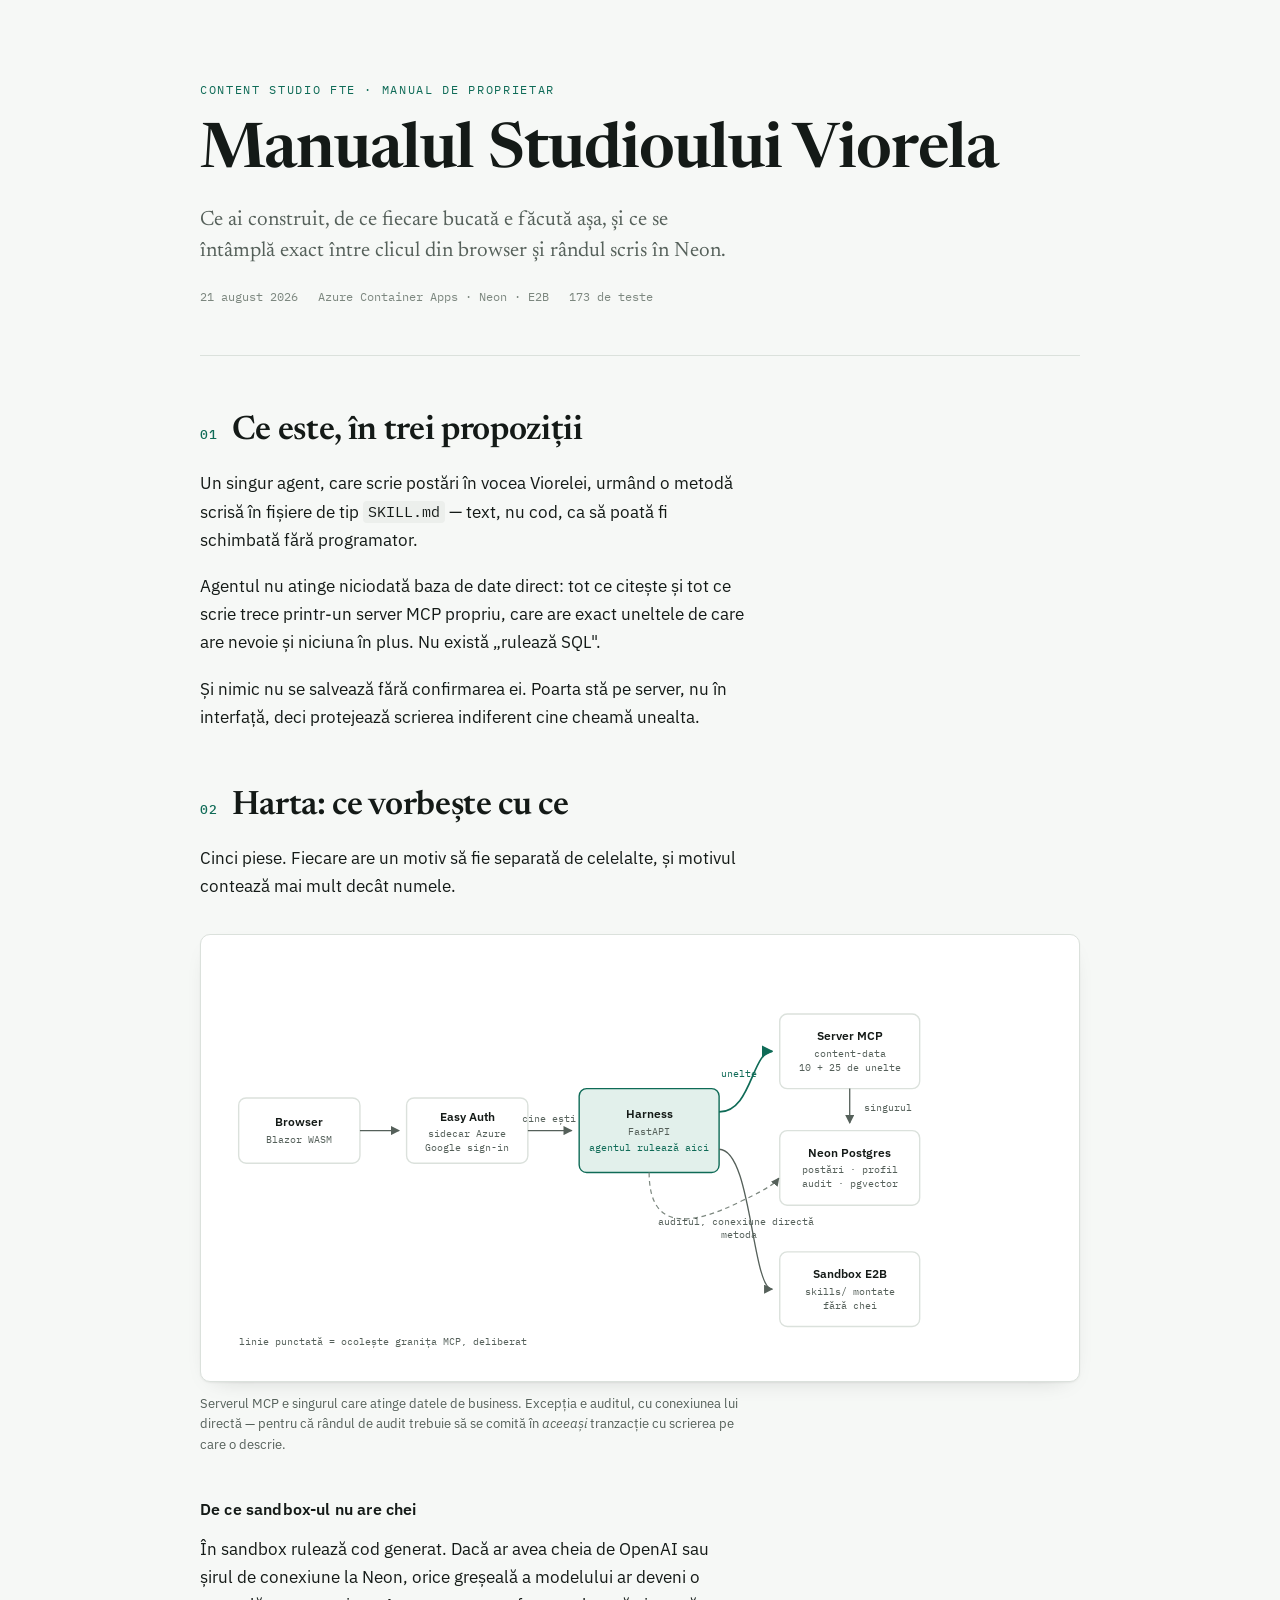
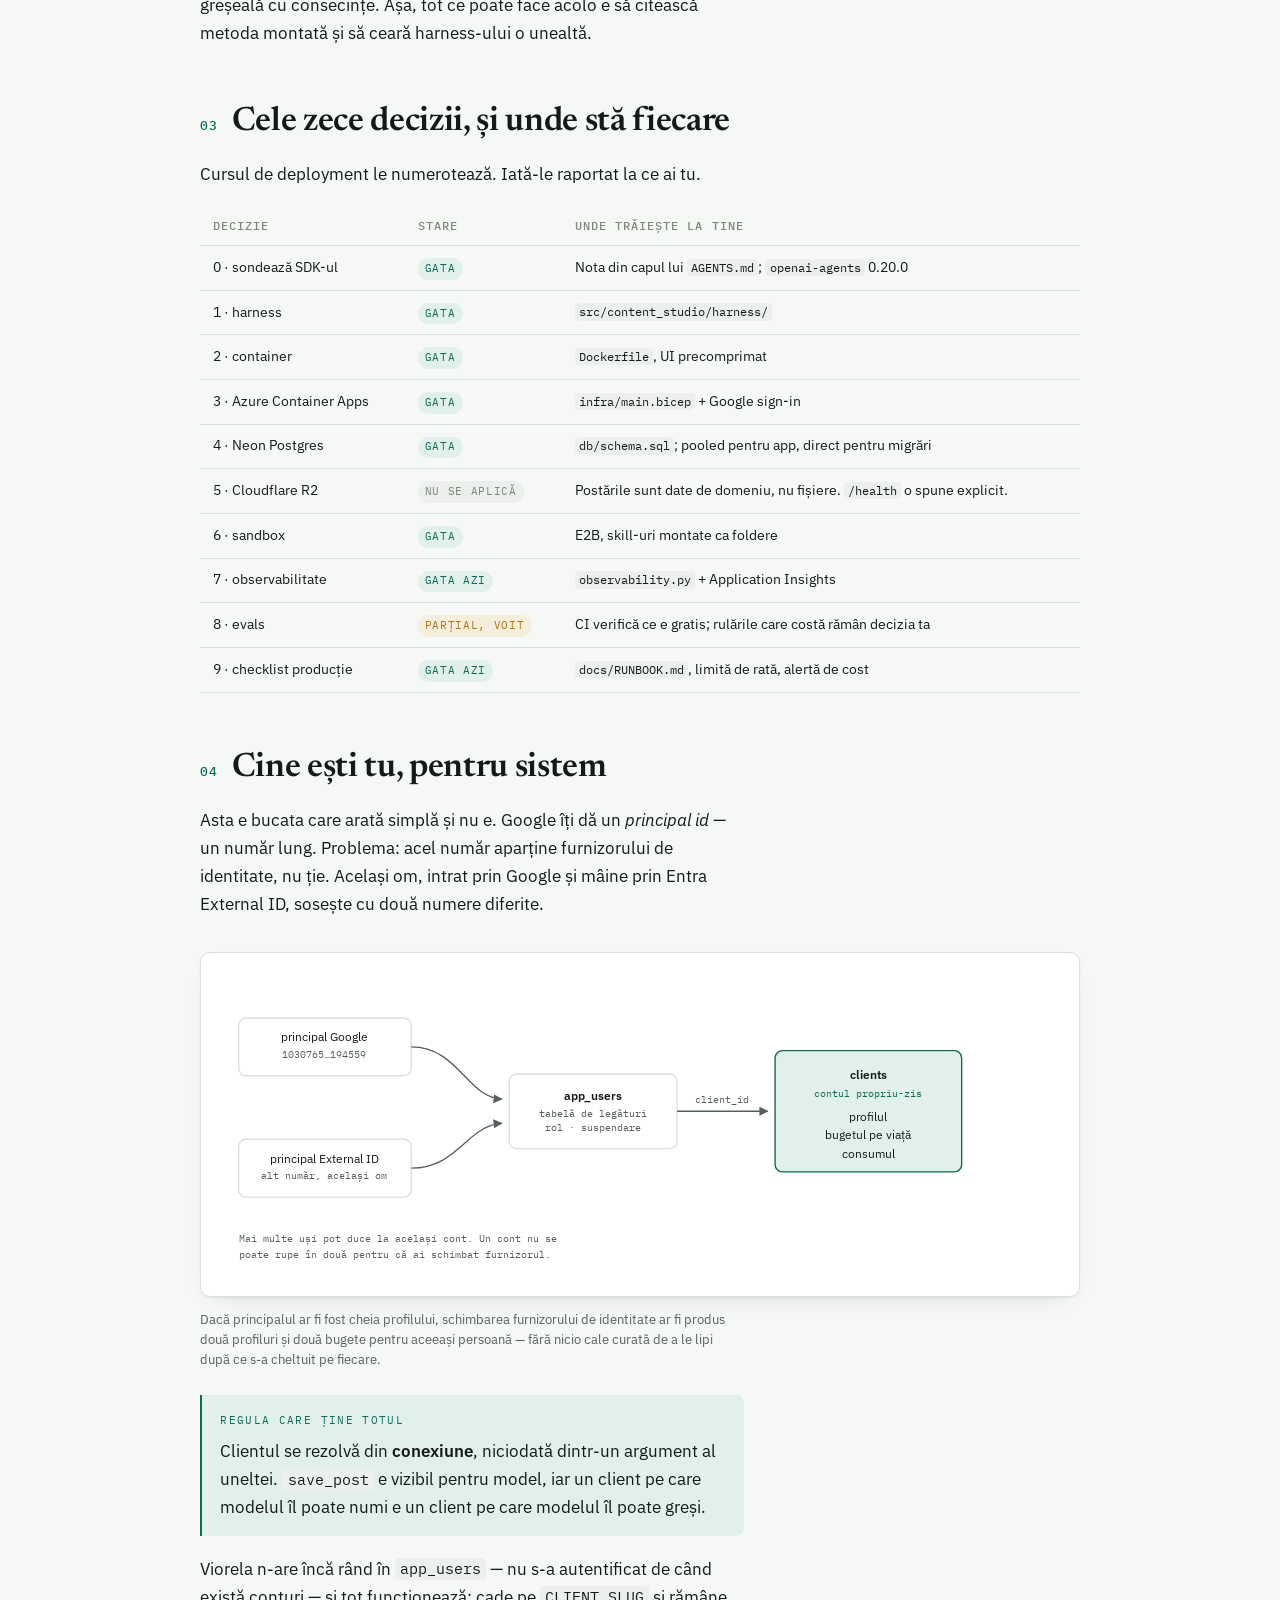
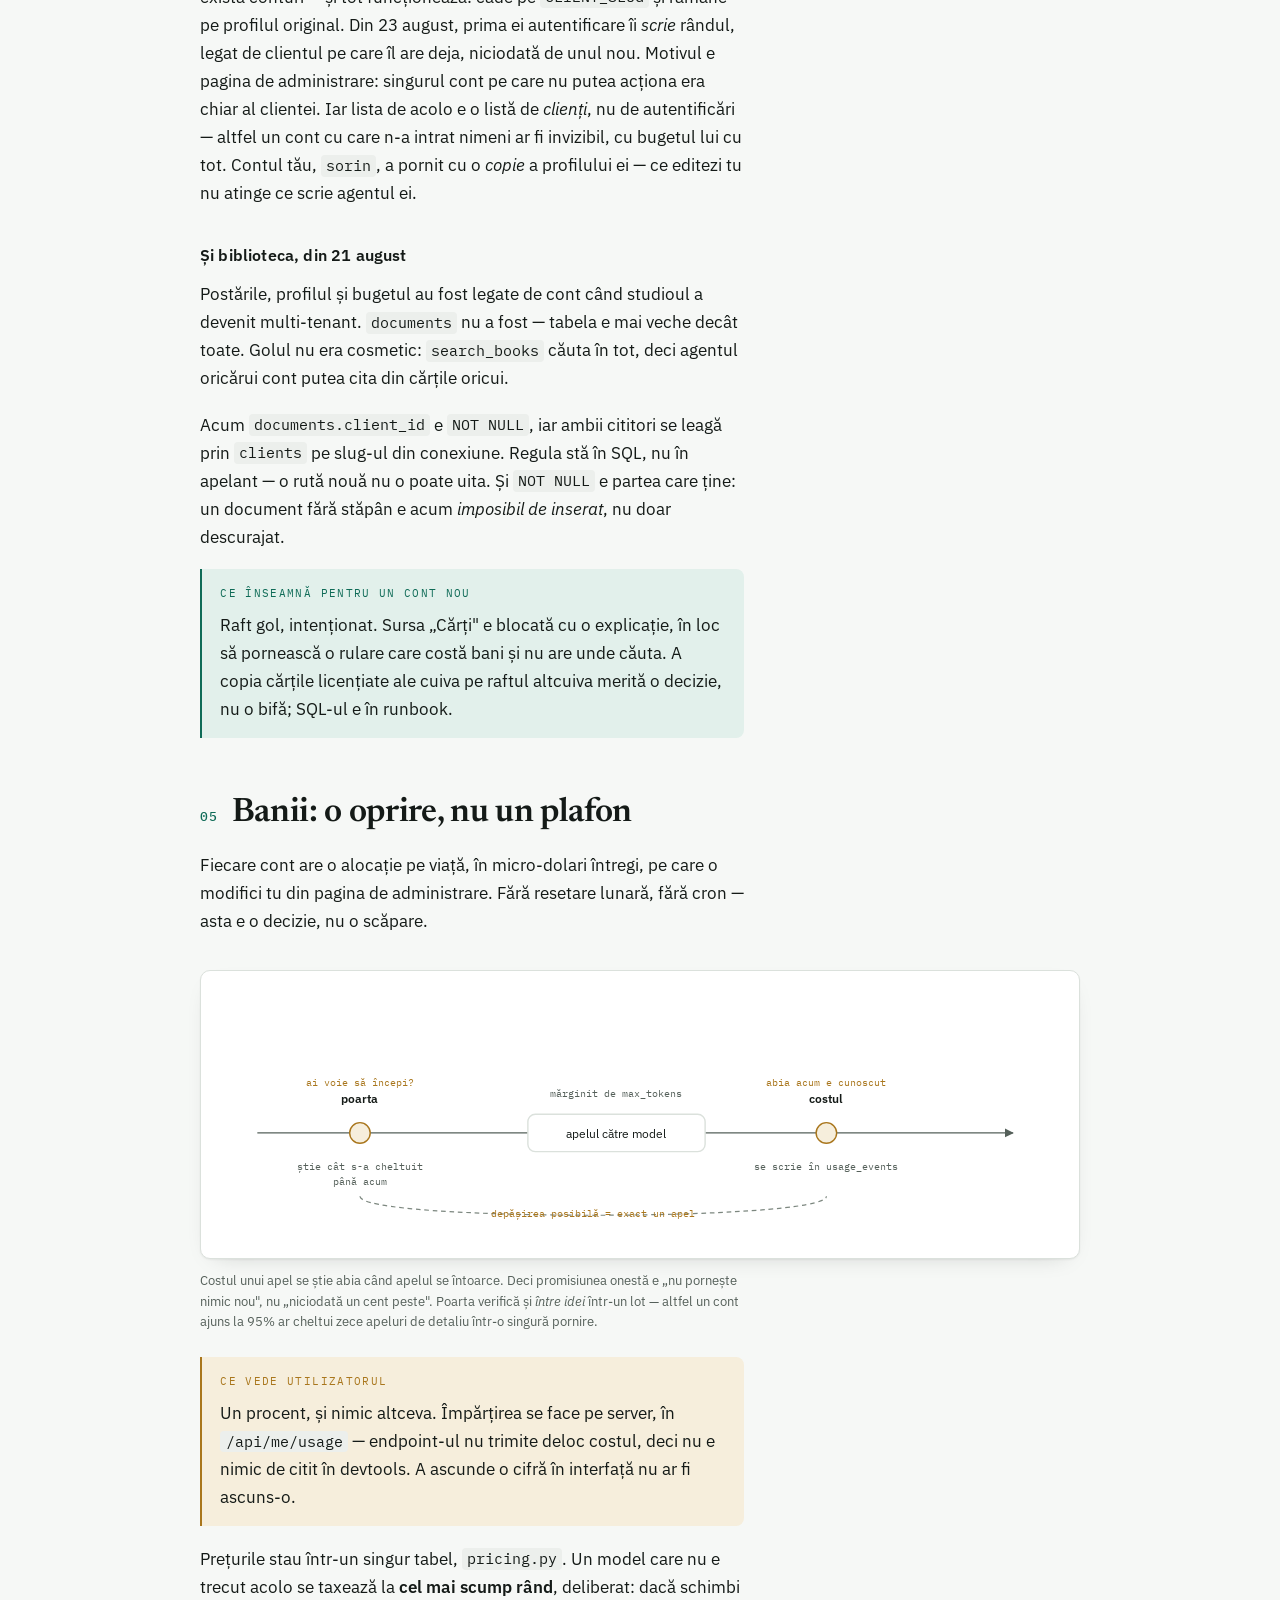
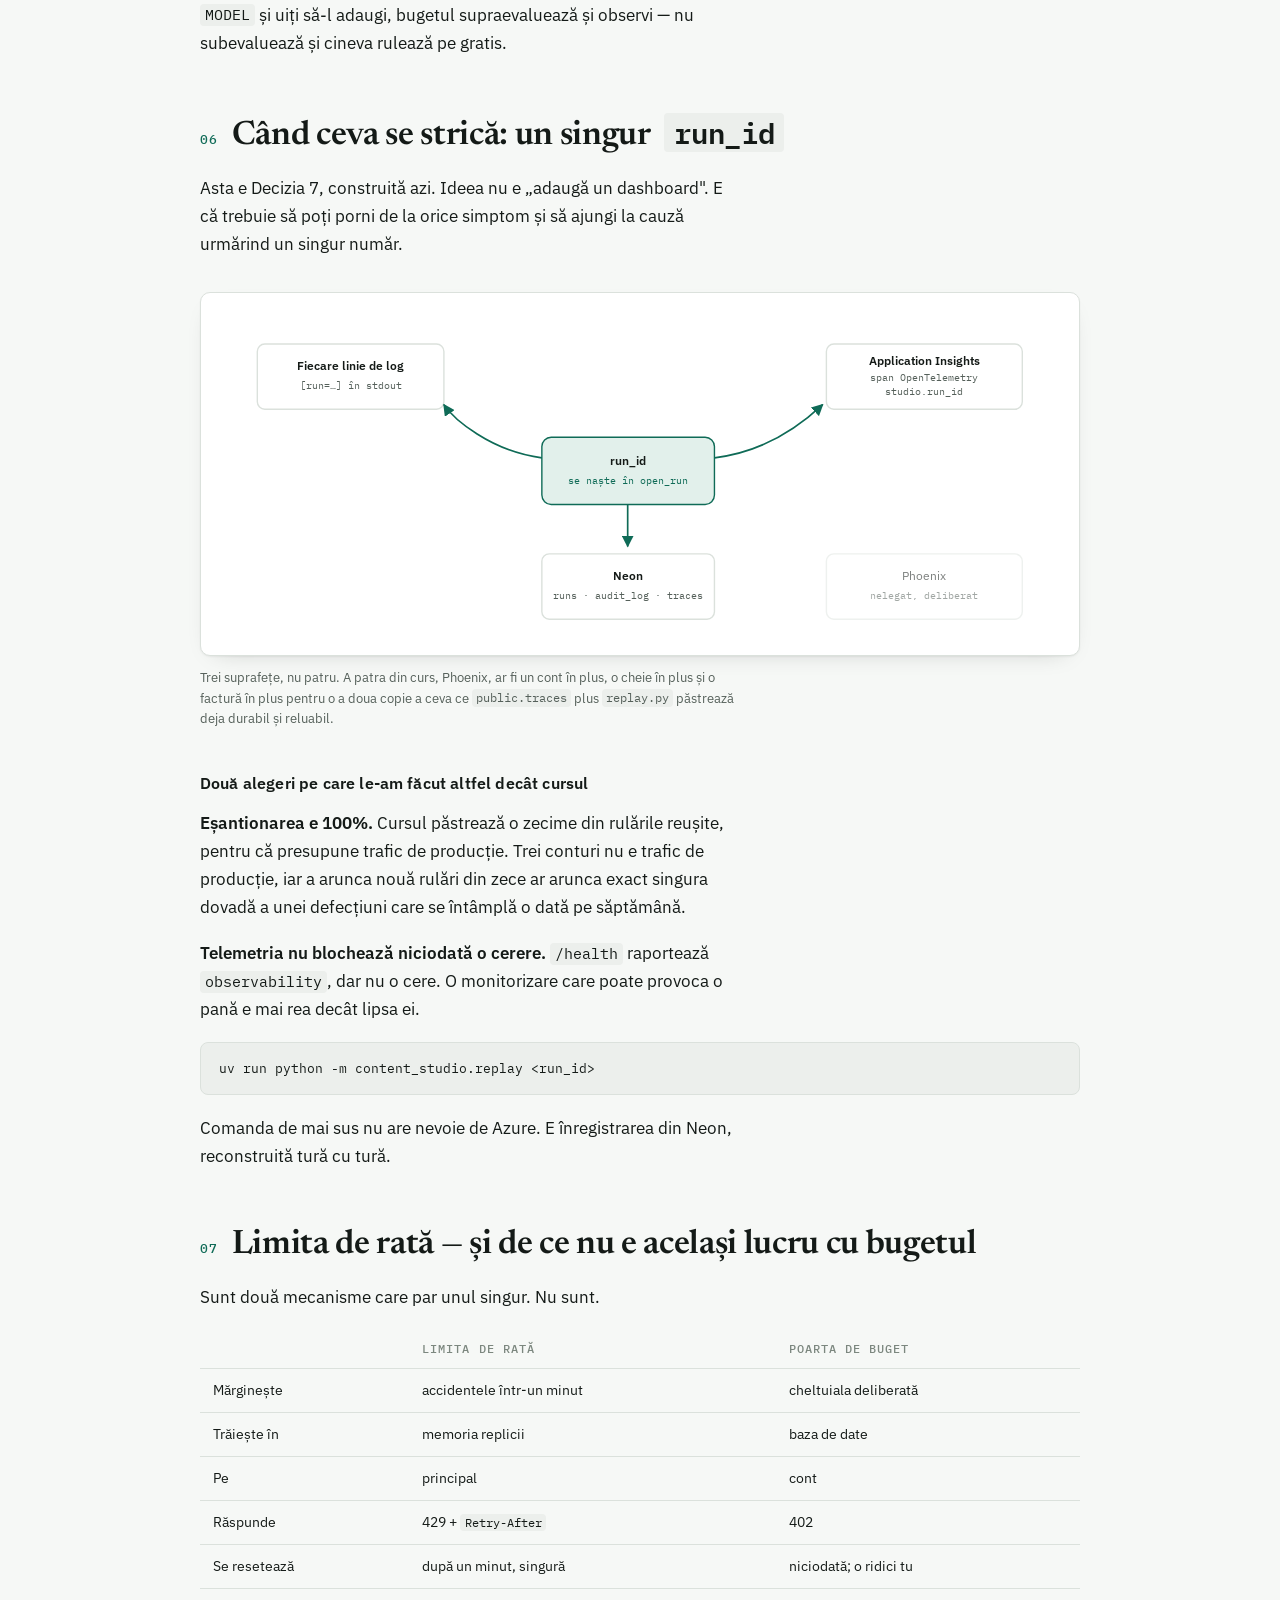
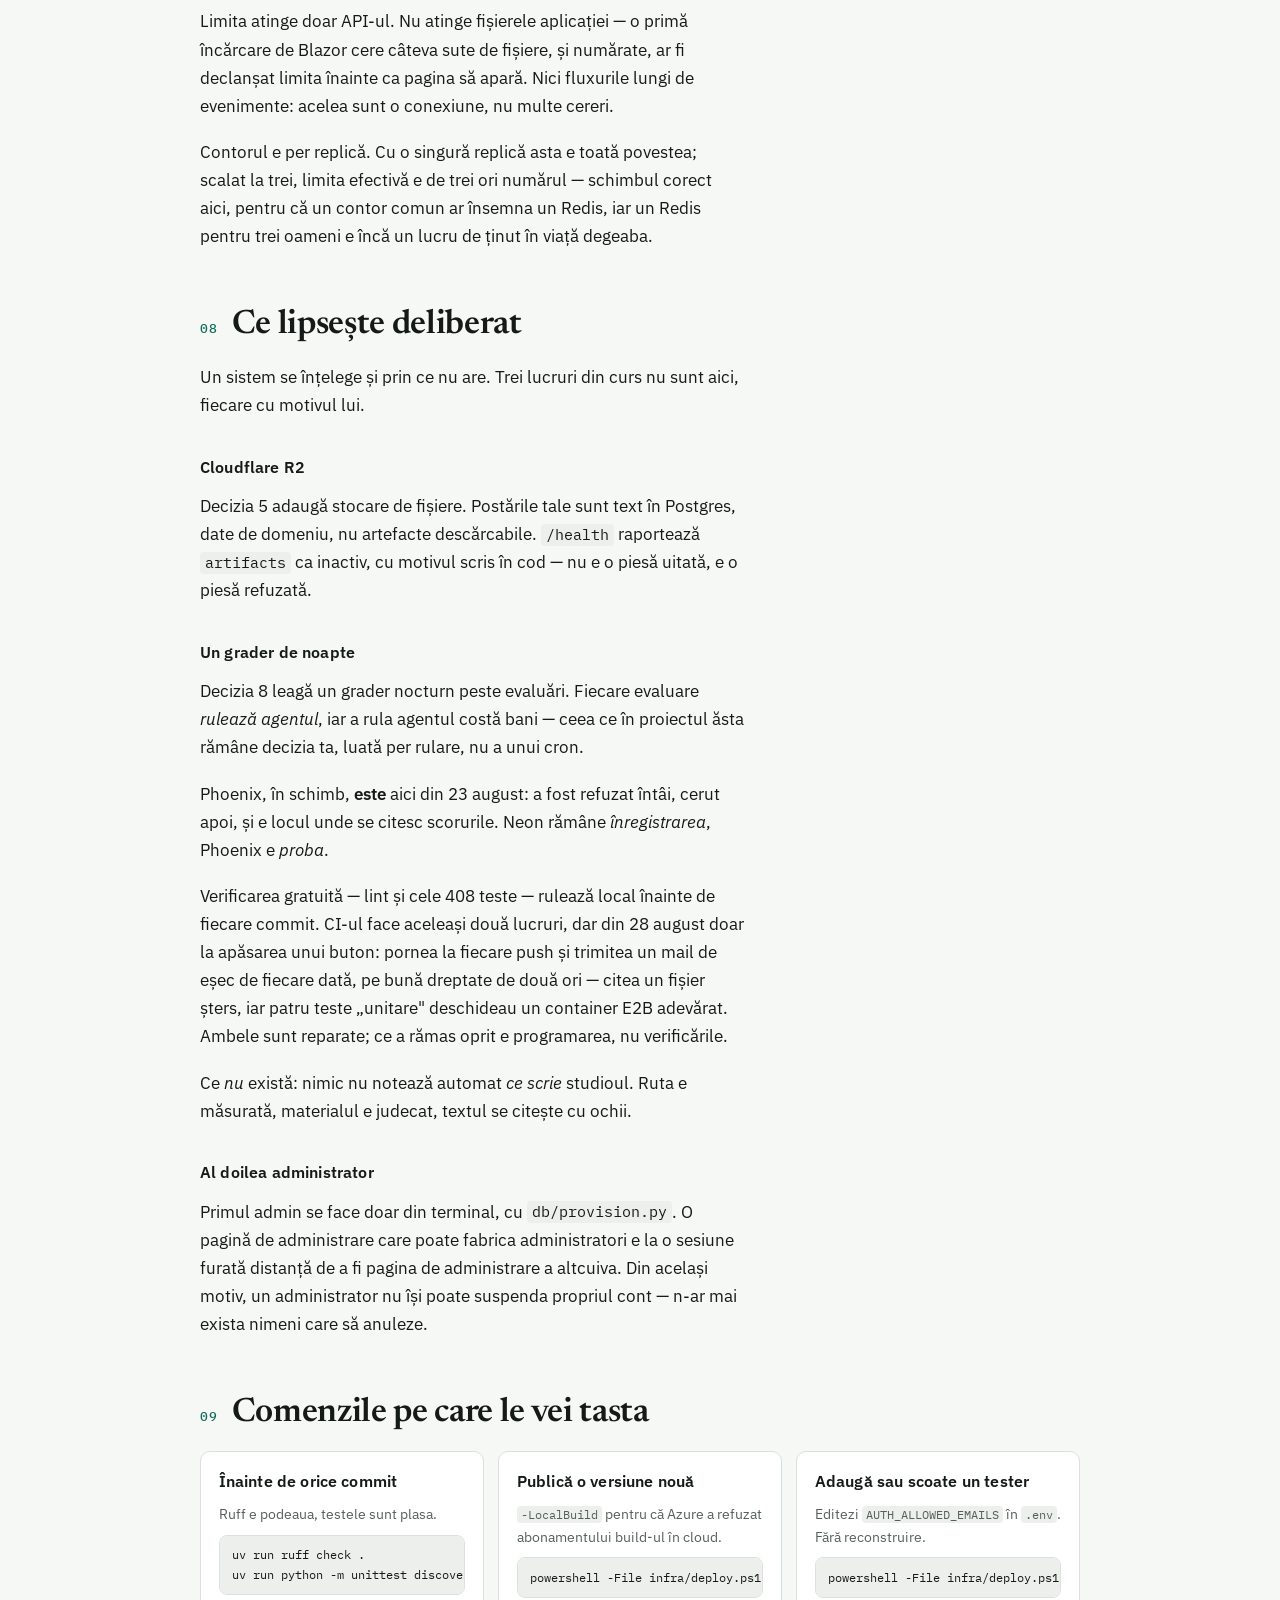
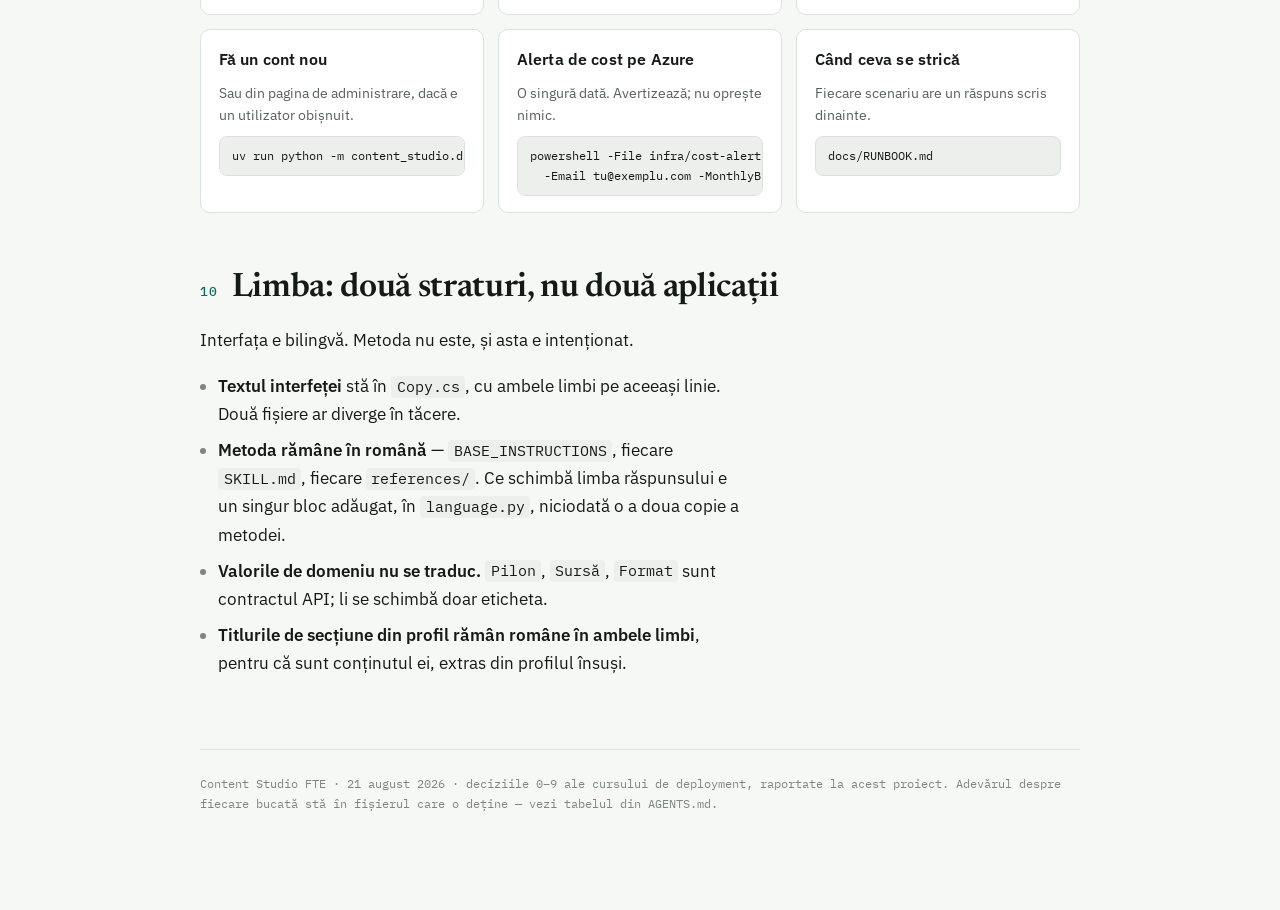
<file: docs/manual.html>
<!doctype html>
<html lang="ro">
<head>
<meta charset="utf-8">
<meta name="viewport" content="width=device-width, initial-scale=1">
<title>Manualul Studioului Viorela</title>
<link rel="preconnect" href="https://fonts.googleapis.com">
<link rel="preconnect" href="https://fonts.gstatic.com" crossorigin>
<link rel="stylesheet" href="https://fonts.googleapis.com/css2?family=Newsreader:ital,opsz,wght@0,6..72,400;0,6..72,600;1,6..72,400&family=IBM+Plex+Sans:wght@400;500;600&family=IBM+Plex+Mono:wght@400;500&display=swap">

<style>
:root {
    --ground:      #F6F8F6;
    --surface:     #FFFFFF;
    --sunken:      #ECEFEC;
    --ink:         #141A17;
    --ink-muted:   #55605A;
    --ink-faint:   #7C877F;
    --rule:        #DBE1DC;
    --accent:      #0F6B57;
    --accent-soft: #E2F0EB;
    --money:       #A9761C;
    --money-soft:  #F6EEDC;
    --danger:      #A6402C;
    --shadow:      0 1px 2px rgba(20, 26, 23, .05), 0 8px 24px -16px rgba(20, 26, 23, .28);

    --display: "Newsreader", Georgia, "Times New Roman", serif;
    --body: "IBM Plex Sans", system-ui, -apple-system, "Segoe UI", sans-serif;
    --mono: "IBM Plex Mono", ui-monospace, "Cascadia Mono", Consolas, monospace;

    --measure: 34rem;
    --wide: 58rem;
}

@media (prefers-color-scheme: dark) {
    :root:not([data-theme="light"]) {
        --ground:      #0D1210;
        --surface:     #151B18;
        --sunken:      #1D2521;
        --ink:         #E7EDE9;
        --ink-muted:   #A0AEA6;
        --ink-faint:   #77857D;
        --rule:        #2A332E;
        --accent:      #56C4A6;
        --accent-soft: #16302A;
        --money:       #DFB264;
        --money-soft:  #2C2617;
        --danger:      #E28A74;
        --shadow:      0 1px 2px rgba(0, 0, 0, .4), 0 8px 24px -16px rgba(0, 0, 0, .8);
    }
}

:root[data-theme="dark"] {
    --ground:      #0D1210;
    --surface:     #151B18;
    --sunken:      #1D2521;
    --ink:         #E7EDE9;
    --ink-muted:   #A0AEA6;
    --ink-faint:   #77857D;
    --rule:        #2A332E;
    --accent:      #56C4A6;
    --accent-soft: #16302A;
    --money:       #DFB264;
    --money-soft:  #2C2617;
    --danger:      #E28A74;
    --shadow:      0 1px 2px rgba(0, 0, 0, .4), 0 8px 24px -16px rgba(0, 0, 0, .8);
}

* { box-sizing: border-box; }

body {
    margin: 0;
    background: var(--ground);
    color: var(--ink);
    font-family: var(--body);
    font-size: 17px;
    line-height: 1.65;
    -webkit-font-smoothing: antialiased;
}

.wrap {
    max-width: var(--wide);
    margin: 0 auto;
    padding: 0 1.5rem 6rem;
}

/* ---- masthead ---------------------------------------------------------- */

.masthead {
    padding: 5rem 0 3rem;
    border-bottom: 1px solid var(--rule);
    display: flex;
    flex-direction: column;
    gap: 1.25rem;
}

.kicker {
    font-family: var(--mono);
    font-size: .74rem;
    letter-spacing: .14em;
    text-transform: uppercase;
    color: var(--accent);
}

h1 {
    font-family: var(--display);
    font-weight: 600;
    font-size: clamp(2.4rem, 6vw, 3.9rem);
    line-height: 1.05;
    letter-spacing: -.015em;
    margin: 0;
    text-wrap: balance;
}

.standfirst {
    font-family: var(--display);
    font-size: clamp(1.1rem, 2.2vw, 1.3rem);
    line-height: 1.5;
    color: var(--ink-muted);
    max-width: var(--measure);
    margin: 0;
}

.meta {
    font-family: var(--mono);
    font-size: .76rem;
    color: var(--ink-faint);
    display: flex;
    flex-wrap: wrap;
    gap: 1.25rem;
}

/* ---- chapters ---------------------------------------------------------- */

section {
    padding-top: 3.5rem;
    display: flex;
    flex-direction: column;
    gap: 1.15rem;
}

h2 {
    font-family: var(--display);
    font-weight: 600;
    font-size: clamp(1.55rem, 3.4vw, 2.1rem);
    line-height: 1.15;
    letter-spacing: -.01em;
    margin: 0;
    text-wrap: balance;
    display: flex;
    align-items: baseline;
    gap: .85rem;
}

/* The chapters do build on one another, so the number carries order, not
   decoration. */
h2 .n {
    font-family: var(--mono);
    font-size: .8rem;
    font-weight: 500;
    color: var(--accent);
    letter-spacing: .08em;
    flex: none;
}

h3 {
    font-family: var(--body);
    font-weight: 600;
    font-size: 1rem;
    letter-spacing: .01em;
    margin: 1rem 0 -.4rem;
}

p, ul, ol { margin: 0; max-width: var(--measure); }
ul, ol { padding-left: 1.15rem; display: flex; flex-direction: column; gap: .5rem; }
li::marker { color: var(--ink-faint); }

a { color: var(--accent); text-underline-offset: .18em; }

strong { font-weight: 600; }

code {
    font-family: var(--mono);
    font-size: .86em;
    background: var(--sunken);
    padding: .1em .35em;
    border-radius: 4px;
}

pre {
    font-family: var(--mono);
    font-size: .82rem;
    line-height: 1.6;
    background: var(--sunken);
    border: 1px solid var(--rule);
    border-radius: 8px;
    padding: .95rem 1.1rem;
    overflow-x: auto;
    margin: 0;
    max-width: var(--wide);
}
pre code { background: none; padding: 0; font-size: 1em; }

/* ---- the one flourish: a pull note ------------------------------------- */

.note {
    border-left: 2px solid var(--accent);
    background: var(--accent-soft);
    padding: .95rem 1.15rem;
    border-radius: 0 8px 8px 0;
    max-width: var(--measure);
    display: flex;
    flex-direction: column;
    gap: .5rem;
}
.note p { max-width: none; }
.note .label {
    font-family: var(--mono);
    font-size: .7rem;
    letter-spacing: .12em;
    text-transform: uppercase;
    color: var(--accent);
}

.note.money { border-left-color: var(--money); background: var(--money-soft); }
.note.money .label { color: var(--money); }

/* ---- tables ------------------------------------------------------------ */

.table-scroll { overflow-x: auto; max-width: var(--wide); }

table {
    border-collapse: collapse;
    width: 100%;
    min-width: 34rem;
    font-size: .88rem;
}

th, td {
    text-align: left;
    padding: .62rem .8rem;
    border-bottom: 1px solid var(--rule);
    vertical-align: top;
}

th {
    font-family: var(--mono);
    font-weight: 500;
    font-size: .72rem;
    letter-spacing: .09em;
    text-transform: uppercase;
    color: var(--ink-faint);
}

td.num { font-variant-numeric: tabular-nums; }

.pill {
    display: inline-block;
    font-family: var(--mono);
    font-size: .68rem;
    letter-spacing: .06em;
    text-transform: uppercase;
    padding: .12rem .45rem;
    border-radius: 999px;
    white-space: nowrap;
}
.pill.done { background: var(--accent-soft); color: var(--accent); }
.pill.part { background: var(--money-soft); color: var(--money); }
.pill.skip { background: var(--sunken); color: var(--ink-faint); }

/* ---- figures ----------------------------------------------------------- */

figure {
    margin: 1rem 0 .5rem;
    max-width: var(--wide);
    display: flex;
    flex-direction: column;
    gap: .7rem;
}

.figure-frame {
    background: var(--surface);
    border: 1px solid var(--rule);
    border-radius: 10px;
    padding: 1.4rem 1.2rem;
    box-shadow: var(--shadow);
    overflow-x: auto;
}

svg.diagram {
    display: block;
    width: 100%;
    min-width: 30rem;
    height: auto;
    color: var(--ink);
}

figcaption {
    font-size: .84rem;
    line-height: 1.5;
    color: var(--ink-muted);
    max-width: var(--measure);
}

/* SVG paints through classes, never through `fill="var(--x)"` - a custom
   property in a presentation attribute does not resolve. */
.d-box   { fill: var(--surface); stroke: var(--rule); stroke-width: 1.5; }
.d-box-a { fill: var(--accent-soft); stroke: var(--accent); stroke-width: 1.5; }
.d-box-m { fill: var(--money-soft); stroke: var(--money); stroke-width: 1.5; }
.d-line  { stroke: var(--ink-muted); stroke-width: 1.4; fill: none; }
.d-line-a{ stroke: var(--accent); stroke-width: 1.8; fill: none; }
.d-line-d{ stroke: var(--ink-faint); stroke-width: 1.3; fill: none; stroke-dasharray: 5 4; }
.d-head  { fill: var(--ink-muted); }
.d-head-a{ fill: var(--accent); }
.d-t     { fill: var(--ink); font-family: "IBM Plex Sans", sans-serif; font-size: 13px; }
.d-t-b   { fill: var(--ink); font-family: "IBM Plex Sans", sans-serif; font-size: 13px; font-weight: 600; }
.d-t-s   { fill: var(--ink-muted); font-family: "IBM Plex Mono", monospace; font-size: 10.5px; }
.d-t-a   { fill: var(--accent); font-family: "IBM Plex Mono", monospace; font-size: 10.5px; }
.d-t-m   { fill: var(--money); font-family: "IBM Plex Mono", monospace; font-size: 10.5px; }

/* ---- command card ------------------------------------------------------ */

.cards {
    display: grid;
    grid-template-columns: repeat(auto-fit, minmax(17rem, 1fr));
    gap: .9rem;
    max-width: var(--wide);
}

.card {
    background: var(--surface);
    border: 1px solid var(--rule);
    border-radius: 10px;
    padding: 1rem 1.1rem;
    display: flex;
    flex-direction: column;
    gap: .55rem;
}
.card h3 { margin: 0; }
.card p { font-size: .86rem; color: var(--ink-muted); max-width: none; }
.card pre { font-size: .76rem; padding: .6rem .75rem; }

footer {
    margin-top: 4.5rem;
    padding-top: 1.5rem;
    border-top: 1px solid var(--rule);
    font-family: var(--mono);
    font-size: .76rem;
    color: var(--ink-faint);
    max-width: var(--wide);
}

@media (prefers-reduced-motion: no-preference) {
    html { scroll-behavior: smooth; }
}

:focus-visible {
    outline: 2px solid var(--accent);
    outline-offset: 3px;
    border-radius: 3px;
}
</style>
</head>
<body>

<div class="wrap">

<header class="masthead">
    <span class="kicker">Content Studio FTE · manual de proprietar</span>
    <h1>Manualul Studioului Viorela</h1>
    <p class="standfirst">Ce ai construit, de ce fiecare bucată e făcută așa, și ce se întâmplă
    exact între clicul din browser și rândul scris în Neon.</p>
    <div class="meta">
        <span>21 august 2026</span>
        <span>Azure Container Apps · Neon · E2B</span>
        <span>173 de teste</span>
    </div>
</header>

<section id="ce-este">
    <h2><span class="n">01</span> Ce este, în trei propoziții</h2>
    <p>Un singur agent, care scrie postări în vocea Viorelei, urmând o metodă
    scrisă în fișiere de tip <code>SKILL.md</code> — text, nu cod, ca să poată fi
    schimbată fără programator.</p>
    <p>Agentul nu atinge niciodată baza de date direct: tot ce citește și tot ce
    scrie trece printr-un server MCP propriu, care are exact uneltele de care are
    nevoie și niciuna în plus. Nu există „rulează SQL".</p>
    <p>Și nimic nu se salvează fără confirmarea ei. Poarta stă pe server, nu în
    interfață, deci protejează scrierea indiferent cine cheamă unealta.</p>
</section>

<section id="harta">
    <h2><span class="n">02</span> Harta: ce vorbește cu ce</h2>
    <p>Cinci piese. Fiecare are un motiv să fie separată de celelalte, și motivul
    contează mai mult decât numele.</p>

    <figure>
        <div class="figure-frame">
            <svg class="diagram" viewBox="0 0 900 430" role="img"
                 aria-label="Browserul trece prin Easy Auth către harness; harness-ul cheamă serverul MCP care este singurul care atinge Neon, și pornește separat un sandbox E2B în care sunt montate skill-urile.">
                <defs>
                    <marker id="ar" viewBox="0 0 10 10" refX="9" refY="5"
                            markerWidth="7" markerHeight="7" orient="auto-start-reverse">
                        <path d="M 0 0 L 10 5 L 0 10 z" class="d-head"/>
                    </marker>
                    <marker id="ara" viewBox="0 0 10 10" refX="9" refY="5"
                            markerWidth="7" markerHeight="7" orient="auto-start-reverse">
                        <path d="M 0 0 L 10 5 L 0 10 z" class="d-head-a"/>
                    </marker>
                </defs>

                <!-- browser -->
                <rect class="d-box" x="20" y="150" width="130" height="70" rx="8"/>
                <text class="d-t-b" x="85" y="180" text-anchor="middle">Browser</text>
                <text class="d-t-s" x="85" y="198" text-anchor="middle">Blazor WASM</text>

                <!-- easy auth -->
                <rect class="d-box" x="200" y="150" width="130" height="70" rx="8"/>
                <text class="d-t-b" x="265" y="175" text-anchor="middle">Easy Auth</text>
                <text class="d-t-s" x="265" y="192" text-anchor="middle">sidecar Azure</text>
                <text class="d-t-s" x="265" y="207" text-anchor="middle">Google sign-in</text>

                <!-- harness -->
                <rect class="d-box-a" x="385" y="140" width="150" height="90" rx="8"/>
                <text class="d-t-b" x="460" y="172" text-anchor="middle">Harness</text>
                <text class="d-t-s" x="460" y="190" text-anchor="middle">FastAPI</text>
                <text class="d-t-a" x="460" y="207" text-anchor="middle">agentul rulează aici</text>

                <!-- mcp -->
                <rect class="d-box" x="600" y="60" width="150" height="80" rx="8"/>
                <text class="d-t-b" x="675" y="88" text-anchor="middle">Server MCP</text>
                <text class="d-t-s" x="675" y="106" text-anchor="middle">content-data</text>
                <text class="d-t-s" x="675" y="121" text-anchor="middle">10 + 25 de unelte</text>

                <!-- neon -->
                <rect class="d-box" x="600" y="185" width="150" height="80" rx="8"/>
                <text class="d-t-b" x="675" y="213" text-anchor="middle">Neon Postgres</text>
                <text class="d-t-s" x="675" y="231" text-anchor="middle">postări · profil</text>
                <text class="d-t-s" x="675" y="246" text-anchor="middle">audit · pgvector</text>

                <!-- sandbox -->
                <rect class="d-box" x="600" y="315" width="150" height="80" rx="8"/>
                <text class="d-t-b" x="675" y="343" text-anchor="middle">Sandbox E2B</text>
                <text class="d-t-s" x="675" y="361" text-anchor="middle">skills/ montate</text>
                <text class="d-t-s" x="675" y="376" text-anchor="middle">fără chei</text>

                <!-- arrows -->
                <line class="d-line" x1="150" y1="185" x2="192" y2="185" marker-end="url(#ar)"/>
                <line class="d-line" x1="330" y1="185" x2="377" y2="185" marker-end="url(#ar)"/>
                <text class="d-t-s" x="353" y="176" text-anchor="middle">cine ești</text>

                <path class="d-line-a" d="M 535 165 C 570 165, 570 100, 592 100" marker-end="url(#ara)"/>
                <text class="d-t-a" x="556" y="128" text-anchor="middle">unelte</text>

                <line class="d-line" x1="675" y1="140" x2="675" y2="177" marker-end="url(#ar)"/>
                <text class="d-t-s" x="690" y="164" text-anchor="start">singurul</text>

                <path class="d-line" d="M 535 205 C 570 205, 570 355, 592 355" marker-end="url(#ar)"/>
                <text class="d-t-s" x="556" y="300" text-anchor="middle">metoda</text>

                <!-- audit direct line -->
                <path class="d-line-d" d="M 460 230 C 460 290, 500 290, 560 260 C 590 246, 596 240, 599 236"
                      marker-end="url(#ar)"/>
                <text class="d-t-s" x="470" y="286" text-anchor="start">auditul, conexiune directă</text>

                <text class="d-t-s" x="20" y="415">linie punctată = ocolește granița MCP, deliberat</text>
            </svg>
        </div>
        <figcaption>Serverul MCP e singurul care atinge datele de business. Excepția
        e auditul, cu conexiunea lui directă — pentru că rândul de audit trebuie să
        se comită în <em>aceeași</em> tranzacție cu scrierea pe care o descrie.</figcaption>
    </figure>

    <h3>De ce sandbox-ul nu are chei</h3>
    <p>În sandbox rulează cod generat. Dacă ar avea cheia de OpenAI sau șirul de
    conexiune la Neon, orice greșeală a modelului ar deveni o greșeală cu
    consecințe. Așa, tot ce poate face acolo e să citească metoda montată și să
    ceară harness-ului o unealtă.</p>
</section>

<section id="decizii">
    <h2><span class="n">03</span> Cele zece decizii, și unde stă fiecare</h2>
    <p>Cursul de deployment le numerotează. Iată-le raportat la ce ai tu.</p>

    <div class="table-scroll">
        <table>
            <thead>
                <tr>
                    <th>Decizie</th>
                    <th>Stare</th>
                    <th>Unde trăiește la tine</th>
                </tr>
            </thead>
            <tbody>
                <tr><td>0 · sondează SDK-ul</td><td><span class="pill done">gata</span></td>
                    <td>Nota din capul lui <code>AGENTS.md</code>; <code>openai-agents</code> 0.20.0</td></tr>
                <tr><td>1 · harness</td><td><span class="pill done">gata</span></td>
                    <td><code>src/content_studio/harness/</code></td></tr>
                <tr><td>2 · container</td><td><span class="pill done">gata</span></td>
                    <td><code>Dockerfile</code>, UI precomprimat</td></tr>
                <tr><td>3 · Azure Container Apps</td><td><span class="pill done">gata</span></td>
                    <td><code>infra/main.bicep</code> + Google sign-in</td></tr>
                <tr><td>4 · Neon Postgres</td><td><span class="pill done">gata</span></td>
                    <td><code>db/schema.sql</code>; pooled pentru app, direct pentru migrări</td></tr>
                <tr><td>5 · Cloudflare R2</td><td><span class="pill skip">nu se aplică</span></td>
                    <td>Postările sunt date de domeniu, nu fișiere. <code>/health</code> o spune explicit.</td></tr>
                <tr><td>6 · sandbox</td><td><span class="pill done">gata</span></td>
                    <td>E2B, skill-uri montate ca foldere</td></tr>
                <tr><td>7 · observabilitate</td><td><span class="pill done">gata azi</span></td>
                    <td><code>observability.py</code> + Application Insights</td></tr>
                <tr><td>8 · evals</td><td><span class="pill part">parțial, voit</span></td>
                    <td>CI verifică ce e gratis; rulările care costă rămân decizia ta</td></tr>
                <tr><td>9 · checklist producție</td><td><span class="pill done">gata azi</span></td>
                    <td><code>docs/RUNBOOK.md</code>, limită de rată, alertă de cost</td></tr>
            </tbody>
        </table>
    </div>
</section>

<section id="cine-esti">
    <h2><span class="n">04</span> Cine ești tu, pentru sistem</h2>
    <p>Asta e bucata care arată simplă și nu e. Google îți dă un
    <em>principal id</em> — un număr lung. Problema: acel număr aparține
    furnizorului de identitate, nu ție. Același om, intrat prin Google și mâine
    prin Entra External ID, sosește cu două numere diferite.</p>

    <figure>
        <div class="figure-frame">
            <svg class="diagram" viewBox="0 0 900 320" role="img"
                 aria-label="Două principal id-uri, unul de la Google și unul de la Entra External ID, arată amândouă către același rând din app_users care arată către un singur rând din clients; rândul de client deține profilul, bugetul și consumul.">
                <defs>
                    <marker id="ar2" viewBox="0 0 10 10" refX="9" refY="5"
                            markerWidth="7" markerHeight="7" orient="auto-start-reverse">
                        <path d="M 0 0 L 10 5 L 0 10 z" class="d-head"/>
                    </marker>
                </defs>

                <rect class="d-box" x="20" y="45" width="185" height="62" rx="8"/>
                <text class="d-t" x="112" y="70" text-anchor="middle">principal Google</text>
                <text class="d-t-s" x="112" y="88" text-anchor="middle">1030765…194559</text>

                <rect class="d-box" x="20" y="175" width="185" height="62" rx="8"/>
                <text class="d-t" x="112" y="200" text-anchor="middle">principal External ID</text>
                <text class="d-t-s" x="112" y="218" text-anchor="middle">alt număr, același om</text>

                <rect class="d-box" x="310" y="105" width="180" height="80" rx="8"/>
                <text class="d-t-b" x="400" y="133" text-anchor="middle">app_users</text>
                <text class="d-t-s" x="400" y="151" text-anchor="middle">tabelă de legături</text>
                <text class="d-t-s" x="400" y="166" text-anchor="middle">rol · suspendare</text>

                <rect class="d-box-a" x="595" y="80" width="200" height="130" rx="8"/>
                <text class="d-t-b" x="695" y="110" text-anchor="middle">clients</text>
                <text class="d-t-a" x="695" y="130" text-anchor="middle">contul propriu-zis</text>
                <text class="d-t" x="695" y="155" text-anchor="middle">profilul</text>
                <text class="d-t" x="695" y="175" text-anchor="middle">bugetul pe viață</text>
                <text class="d-t" x="695" y="195" text-anchor="middle">consumul</text>

                <path class="d-line" d="M 205 76 C 255 76, 265 130, 302 132" marker-end="url(#ar2)"/>
                <path class="d-line" d="M 205 206 C 255 206, 265 160, 302 158" marker-end="url(#ar2)"/>
                <line class="d-line" x1="490" y1="145" x2="587" y2="145" marker-end="url(#ar2)"/>
                <text class="d-t-s" x="538" y="136" text-anchor="middle">client_id</text>

                <text class="d-t-s" x="20" y="285">Mai multe uși pot duce la același cont. Un cont nu se</text>
                <text class="d-t-s" x="20" y="302">poate rupe în două pentru că ai schimbat furnizorul.</text>
            </svg>
        </div>
        <figcaption>Dacă principalul ar fi fost cheia profilului, schimbarea
        furnizorului de identitate ar fi produs două profiluri și două bugete
        pentru aceeași persoană — fără nicio cale curată de a le lipi după ce
        s-a cheltuit pe fiecare.</figcaption>
    </figure>

    <div class="note">
        <span class="label">Regula care ține totul</span>
        <p>Clientul se rezolvă din <strong>conexiune</strong>, niciodată dintr-un
        argument al uneltei. <code>save_post</code> e vizibil pentru model, iar un
        client pe care modelul îl poate numi e un client pe care modelul îl poate
        greși.</p>
    </div>

    <p>Viorela n-are încă rând în <code>app_users</code> — nu s-a autentificat de
    când există conturi — și tot funcționează: cade pe <code>CLIENT_SLUG</code> și
    rămâne pe profilul original. Din 23 august, prima ei autentificare îi
    <em>scrie</em> rândul, legat de clientul pe care îl are deja, niciodată de
    unul nou. Motivul e pagina de administrare: singurul cont pe care nu putea
    acționa era chiar al clientei. Iar lista de acolo e o listă de
    <em>clienți</em>, nu de autentificări — altfel un cont cu care n-a intrat
    nimeni ar fi invizibil, cu bugetul lui cu tot. Contul tău,
    <code>sorin</code>, a pornit cu o <em>copie</em> a profilului ei — ce editezi
    tu nu atinge ce scrie agentul ei.</p>

    <h3>Și biblioteca, din 21 august</h3>
    <p>Postările, profilul și bugetul au fost legate de cont când studioul a
    devenit multi-tenant. <code>documents</code> nu a fost — tabela e mai veche
    decât toate. Golul nu era cosmetic: <code>search_books</code> căuta în tot,
    deci agentul oricărui cont putea cita din cărțile oricui.</p>
    <p>Acum <code>documents.client_id</code> e <code>NOT NULL</code>, iar ambii
    cititori se leagă prin <code>clients</code> pe slug-ul din conexiune. Regula
    stă în SQL, nu în apelant — o rută nouă nu o poate uita. Și
    <code>NOT NULL</code> e partea care ține: un document fără stăpân e acum
    <em>imposibil de inserat</em>, nu doar descurajat.</p>
    <div class="note">
        <span class="label">Ce înseamnă pentru un cont nou</span>
        <p>Raft gol, intenționat. Sursa „Cărți" e blocată cu o explicație, în loc
        să pornească o rulare care costă bani și nu are unde căuta. A copia
        cărțile licențiate ale cuiva pe raftul altcuiva merită o decizie, nu o
        bifă; SQL-ul e în runbook.</p>
    </div>
</section>

<section id="bani">
    <h2><span class="n">05</span> Banii: o oprire, nu un plafon</h2>
    <p>Fiecare cont are o alocație pe viață, în micro-dolari întregi, pe care o
    modifici tu din pagina de administrare. Fără resetare lunară, fără cron —
    asta e o decizie, nu o scăpare.</p>

    <figure>
        <div class="figure-frame">
            <svg class="diagram" viewBox="0 0 900 260" role="img"
                 aria-label="O linie a timpului: poarta verifică bugetul înainte de apel, apelul rulează, iar costul devine cunoscut abia după ce apelul se întoarce; de aceea depășirea posibilă e de un singur apel.">
                <defs>
                    <marker id="ar3" viewBox="0 0 10 10" refX="9" refY="5"
                            markerWidth="7" markerHeight="7" orient="auto-start-reverse">
                        <path d="M 0 0 L 10 5 L 0 10 z" class="d-head"/>
                    </marker>
                </defs>

                <line class="d-line" x1="40" y1="150" x2="850" y2="150" marker-end="url(#ar3)"/>

                <circle class="d-box-m" cx="150" cy="150" r="11"/>
                <text class="d-t-b" x="150" y="118" text-anchor="middle">poarta</text>
                <text class="d-t-m" x="150" y="100" text-anchor="middle">ai voie să începi?</text>
                <text class="d-t-s" x="150" y="190" text-anchor="middle">știe cât s-a cheltuit</text>
                <text class="d-t-s" x="150" y="206" text-anchor="middle">până acum</text>

                <rect class="d-box" x="330" y="130" width="190" height="40" rx="8"/>
                <text class="d-t" x="425" y="155" text-anchor="middle">apelul către model</text>
                <text class="d-t-s" x="425" y="112" text-anchor="middle">mărginit de max_tokens</text>

                <circle class="d-box-m" cx="650" cy="150" r="11"/>
                <text class="d-t-b" x="650" y="118" text-anchor="middle">costul</text>
                <text class="d-t-m" x="650" y="100" text-anchor="middle">abia acum e cunoscut</text>
                <text class="d-t-s" x="650" y="190" text-anchor="middle">se scrie în usage_events</text>

                <path class="d-line-d" d="M 150 218 C 150 245, 650 245, 650 218"/>
                <text class="d-t-m" x="400" y="240" text-anchor="middle">depășirea posibilă = exact un apel</text>
            </svg>
        </div>
        <figcaption>Costul unui apel se știe abia când apelul se întoarce. Deci
        promisiunea onestă e „nu pornește nimic nou", nu „niciodată un cent peste".
        Poarta verifică și <em>între idei</em> într-un lot — altfel un cont ajuns la
        95% ar cheltui zece apeluri de detaliu într-o singură pornire.</figcaption>
    </figure>

    <div class="note money">
        <span class="label">Ce vede utilizatorul</span>
        <p>Un procent, și nimic altceva. Împărțirea se face pe server, în
        <code>/api/me/usage</code> — endpoint-ul nu trimite deloc costul, deci nu e
        nimic de citit în devtools. A ascunde o cifră în interfață nu ar fi
        ascuns-o.</p>
    </div>

    <p>Prețurile stau într-un singur tabel, <code>pricing.py</code>. Un model care
    nu e trecut acolo se taxează la <strong>cel mai scump rând</strong>, deliberat:
    dacă schimbi <code>MODEL</code> și uiți să-l adaugi, bugetul supraevaluează și
    observi — nu subevaluează și cineva rulează pe gratis.</p>
</section>

<section id="observabilitate">
    <h2><span class="n">06</span> Când ceva se strică: un singur <code>run_id</code></h2>
    <p>Asta e Decizia 7, construită azi. Ideea nu e „adaugă un dashboard". E că
    trebuie să poți porni de la orice simptom și să ajungi la cauză urmărind un
    singur număr.</p>

    <figure>
        <div class="figure-frame">
            <svg class="diagram" viewBox="0 0 900 340" role="img"
                 aria-label="Un run_id în centru, legat de trei suprafețe: liniile de log, span-ul OpenTelemetry din Application Insights, și rândurile din Neon pe care replay.py le reconstruiește. Phoenix este arătat separat, nelegat, ca absent deliberat.">
                <defs>
                    <marker id="ar4" viewBox="0 0 10 10" refX="9" refY="5"
                            markerWidth="7" markerHeight="7" orient="auto-start-reverse">
                        <path d="M 0 0 L 10 5 L 0 10 z" class="d-head-a"/>
                    </marker>
                </defs>

                <rect class="d-box-a" x="345" y="130" width="185" height="72" rx="10"/>
                <text class="d-t-b" x="437" y="160" text-anchor="middle">run_id</text>
                <text class="d-t-a" x="437" y="180" text-anchor="middle">se naște în open_run</text>

                <rect class="d-box" x="40" y="30" width="200" height="70" rx="8"/>
                <text class="d-t-b" x="140" y="58" text-anchor="middle">Fiecare linie de log</text>
                <text class="d-t-s" x="140" y="78" text-anchor="middle">[run=…] în stdout</text>

                <rect class="d-box" x="650" y="30" width="210" height="70" rx="8"/>
                <text class="d-t-b" x="755" y="52" text-anchor="middle">Application Insights</text>
                <text class="d-t-s" x="755" y="70" text-anchor="middle">span OpenTelemetry</text>
                <text class="d-t-s" x="755" y="85" text-anchor="middle">studio.run_id</text>

                <rect class="d-box" x="345" y="255" width="185" height="70" rx="8"/>
                <text class="d-t-b" x="437" y="283" text-anchor="middle">Neon</text>
                <text class="d-t-s" x="437" y="303" text-anchor="middle">runs · audit_log · traces</text>

                <path class="d-line-a" d="M 345 152 C 290 145, 250 110, 240 95" marker-end="url(#ar4)"/>
                <path class="d-line-a" d="M 530 152 C 590 145, 630 110, 646 95" marker-end="url(#ar4)"/>
                <path class="d-line-a" d="M 437 202 L 437 247" marker-end="url(#ar4)"/>

                <rect class="d-box" x="650" y="255" width="210" height="70" rx="8" opacity="0.45"/>
                <text class="d-t" x="755" y="283" text-anchor="middle" opacity="0.55">Phoenix</text>
                <text class="d-t-s" x="755" y="303" text-anchor="middle" opacity="0.55">nelegat, deliberat</text>
            </svg>
        </div>
        <figcaption>Trei suprafețe, nu patru. A patra din curs, Phoenix, ar fi un
        cont în plus, o cheie în plus și o factură în plus pentru o a doua copie a
        ceva ce <code>public.traces</code> plus <code>replay.py</code> păstrează deja
        durabil și reluabil.</figcaption>
    </figure>

    <h3>Două alegeri pe care le-am făcut altfel decât cursul</h3>
    <p><strong>Eșantionarea e 100%.</strong> Cursul păstrează o zecime din rulările
    reușite, pentru că presupune trafic de producție. Trei conturi nu e trafic de
    producție, iar a arunca nouă rulări din zece ar arunca exact singura dovadă a
    unei defecțiuni care se întâmplă o dată pe săptămână.</p>
    <p><strong>Telemetria nu blochează niciodată o cerere.</strong>
    <code>/health</code> raportează <code>observability</code>, dar nu o cere. O
    monitorizare care poate provoca o pană e mai rea decât lipsa ei.</p>

    <pre><code>uv run python -m content_studio.replay &lt;run_id&gt;</code></pre>
    <p>Comanda de mai sus nu are nevoie de Azure. E înregistrarea din Neon,
    reconstruită tură cu tură.</p>
</section>

<section id="limita">
    <h2><span class="n">07</span> Limita de rată — și de ce nu e același lucru cu bugetul</h2>
    <p>Sunt două mecanisme care par unul singur. Nu sunt.</p>

    <div class="table-scroll">
        <table>
            <thead>
                <tr><th></th><th>Limita de rată</th><th>Poarta de buget</th></tr>
            </thead>
            <tbody>
                <tr><td>Mărginește</td><td>accidentele într-un minut</td><td>cheltuiala deliberată</td></tr>
                <tr><td>Trăiește în</td><td>memoria replicii</td><td>baza de date</td></tr>
                <tr><td>Pe</td><td>principal</td><td>cont</td></tr>
                <tr><td>Răspunde</td><td class="num">429 + <code>Retry-After</code></td><td class="num">402</td></tr>
                <tr><td>Se resetează</td><td>după un minut, singură</td><td>niciodată; o ridici tu</td></tr>
            </tbody>
        </table>
    </div>

    <p>Limita atinge doar API-ul. Nu atinge fișierele aplicației — o primă
    încărcare de Blazor cere câteva sute de fișiere, și numărate, ar fi declanșat
    limita înainte ca pagina să apară. Nici fluxurile lungi de evenimente:
    acelea sunt o conexiune, nu multe cereri.</p>

    <p>Contorul e per replică. Cu o singură replică asta e toată povestea; scalat
    la trei, limita efectivă e de trei ori numărul — schimbul corect aici, pentru
    că un contor comun ar însemna un Redis, iar un Redis pentru trei oameni e
    încă un lucru de ținut în viață degeaba.</p>
</section>

<section id="absent">
    <h2><span class="n">08</span> Ce lipsește deliberat</h2>
    <p>Un sistem se înțelege și prin ce nu are. Trei lucruri din curs nu sunt
    aici, fiecare cu motivul lui.</p>

    <h3>Cloudflare R2</h3>
    <p>Decizia 5 adaugă stocare de fișiere. Postările tale sunt text în Postgres,
    date de domeniu, nu artefacte descărcabile. <code>/health</code> raportează
    <code>artifacts</code> ca inactiv, cu motivul scris în cod — nu e o piesă
    uitată, e o piesă refuzată.</p>

    <h3>Un grader de noapte</h3>
    <p>Decizia 8 leagă un grader nocturn peste evaluări. Fiecare evaluare
    <em>rulează agentul</em>, iar a rula agentul costă bani — ceea ce în proiectul
    ăsta rămâne decizia ta, luată per rulare, nu a unui cron.</p>
    <p>Phoenix, în schimb, <strong>este</strong> aici din 23 august: a fost refuzat
    întâi, cerut apoi, și e locul unde se citesc scorurile. Neon rămâne
    <em>înregistrarea</em>, Phoenix e <em>proba</em>.</p>
    <p>Verificarea gratuită — lint și cele 408 teste — rulează local înainte de
    fiecare commit. CI-ul face aceleași două lucruri, dar din 28 august doar la
    apăsarea unui buton: pornea la fiecare push și trimitea un mail de eșec de
    fiecare dată, pe bună dreptate de două ori — citea un fișier șters, iar patru
    teste „unitare" deschideau un container E2B adevărat. Ambele sunt reparate;
    ce a rămas oprit e programarea, nu verificările.</p>
    <p>Ce <em>nu</em> există: nimic nu notează automat <em>ce scrie</em> studioul.
    Ruta e măsurată, materialul e judecat, textul se citește cu ochii.</p>

    <h3>Al doilea administrator</h3>
    <p>Primul admin se face doar din terminal, cu <code>db/provision.py</code>. O
    pagină de administrare care poate fabrica administratori e la o sesiune furată
    distanță de a fi pagina de administrare a altcuiva. Din același motiv, un
    administrator nu își poate suspenda propriul cont — n-ar mai exista nimeni
    care să anuleze.</p>
</section>

<section id="comenzi">
    <h2><span class="n">09</span> Comenzile pe care le vei tasta</h2>

    <div class="cards">
        <div class="card">
            <h3>Înainte de orice commit</h3>
            <p>Ruff e podeaua, testele sunt plasa.</p>
            <pre><code>uv run ruff check .
uv run python -m unittest discover -s tests/unit</code></pre>
        </div>
        <div class="card">
            <h3>Publică o versiune nouă</h3>
            <p><code>-LocalBuild</code> pentru că Azure a refuzat abonamentului
            build-ul în cloud.</p>
            <pre><code>powershell -File infra/deploy.ps1 -LocalBuild</code></pre>
        </div>
        <div class="card">
            <h3>Adaugă sau scoate un tester</h3>
            <p>Editezi <code>AUTH_ALLOWED_EMAILS</code> în <code>.env</code>.
            Fără reconstruire.</p>
            <pre><code>powershell -File infra/deploy.ps1 -SkipBuild</code></pre>
        </div>
        <div class="card">
            <h3>Fă un cont nou</h3>
            <p>Sau din pagina de administrare, dacă e un utilizator obișnuit.</p>
            <pre><code>uv run python -m content_studio.db.provision --list</code></pre>
        </div>
        <div class="card">
            <h3>Alerta de cost pe Azure</h3>
            <p>O singură dată. Avertizează; nu oprește nimic.</p>
            <pre><code>powershell -File infra/cost-alert.ps1 `
  -Email tu@exemplu.com -MonthlyBudget 25</code></pre>
        </div>
        <div class="card">
            <h3>Când ceva se strică</h3>
            <p>Fiecare scenariu are un răspuns scris dinainte.</p>
            <pre><code>docs/RUNBOOK.md</code></pre>
        </div>
    </div>
</section>

<section id="limba">
    <h2><span class="n">10</span> Limba: două straturi, nu două aplicații</h2>
    <p>Interfața e bilingvă. Metoda nu este, și asta e intenționat.</p>
    <ul>
        <li><strong>Textul interfeței</strong> stă în <code>Copy.cs</code>, cu
        ambele limbi pe aceeași linie. Două fișiere ar diverge în tăcere.</li>
        <li><strong>Metoda rămâne în română</strong> — <code>BASE_INSTRUCTIONS</code>,
        fiecare <code>SKILL.md</code>, fiecare <code>references/</code>. Ce
        schimbă limba răspunsului e un singur bloc adăugat, în
        <code>language.py</code>, niciodată o a doua copie a metodei.</li>
        <li><strong>Valorile de domeniu nu se traduc.</strong>
        <code>Pilon</code>, <code>Sursă</code>, <code>Format</code> sunt contractul
        API; li se schimbă doar eticheta.</li>
        <li><strong>Titlurile de secțiune din profil rămân române în ambele
        limbi</strong>, pentru că sunt conținutul ei, extras din profilul însuși.</li>
    </ul>
</section>

<footer>
    Content Studio FTE · 21 august 2026 · deciziile 0–9 ale cursului de deployment,
    raportate la acest proiect. Adevărul despre fiecare bucată stă în fișierul care
    o deține — vezi tabelul din AGENTS.md.
</footer>

</div>

</body>
</html>
</file>
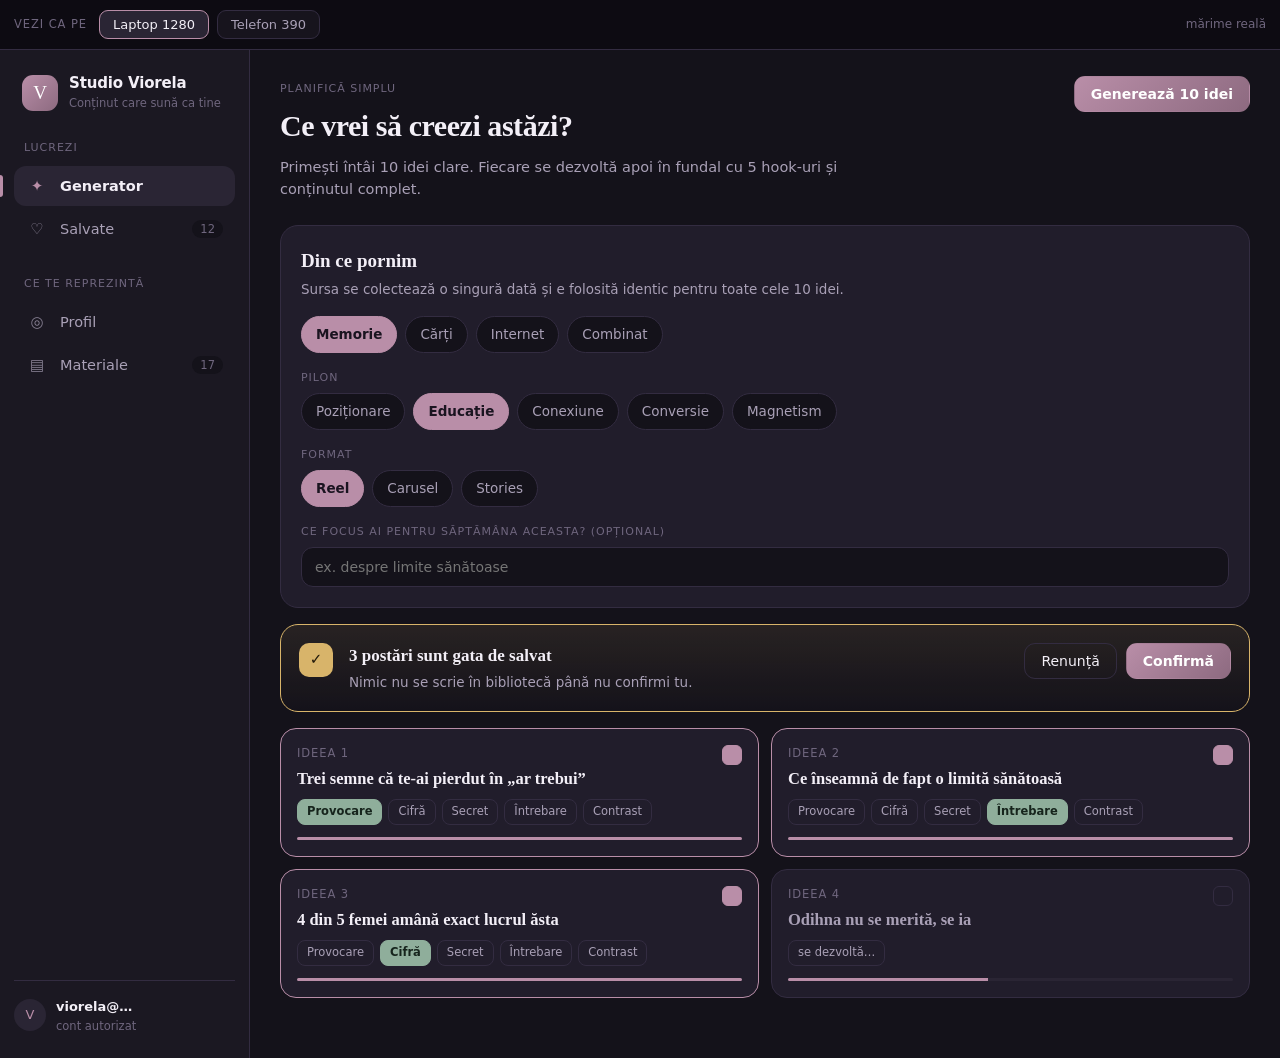
<file: plans/design/shell-mockup.html>
<!doctype html>
<html lang="ro">
<head>
<meta charset="utf-8">
<title>Studio Viorela — propunere de shell</title>
<meta name="viewport" content="width=device-width, initial-scale=1">
<style>
:root{
  --canvas:#14121a; --rail:#1b1822; --surface:#211d2b; --surface-2:#2a2534;
  --line:#332c41; --ink:#f3eff7; --muted:#a9a0b6; --faint:#6f667e;
  --plum:#b98ea8; --plum-deep:#8d6a80; --gold:#d8b46a; --sage:#8fae9b;
  --radius:18px;
  --serif:"Source Serif 4",Georgia,serif;
  --sans:Manrope,Inter,ui-sans-serif,system-ui,"Segoe UI",sans-serif;
}
*{box-sizing:border-box}
html,body{margin:0;background:#0d0b12;color:var(--ink);font-family:var(--sans);font-size:15px;line-height:1.55}

/* ── comutatorul de vizualizare (nu face parte din produs) ── */
.viewbar{display:flex;gap:8px;align-items:center;padding:10px 14px;background:#0d0b12;border-bottom:1px solid var(--line);position:sticky;top:0;z-index:20}
.viewbar span{color:var(--faint);font-size:11.5px;letter-spacing:.08em;text-transform:uppercase;margin-right:4px}
.viewbar button{border:1px solid var(--line);background:#17141d;color:var(--muted);border-radius:9px;padding:6px 13px;font-family:inherit;font-size:13px;cursor:pointer}
.viewbar button.on{background:var(--surface-2);color:var(--ink);border-color:var(--plum)}
.viewbar em{margin-left:auto;color:var(--faint);font-size:12px;font-style:normal}

.stage{overflow:hidden}
.frame{transform-origin:top left;background:var(--canvas)}
.frame.laptop{width:1280px;min-height:860px}
.frame.phone{width:390px;min-height:820px;box-shadow:0 0 0 1px var(--line)}

.shell{display:grid;grid-template-columns:250px 1fr;min-height:860px}

/* ── raftul din stânga ─────────────────────────────────── */
.rail{background:var(--rail);border-right:1px solid var(--line);padding:22px 14px;display:flex;flex-direction:column;gap:26px}
.brand{display:flex;gap:11px;align-items:center;padding:0 8px;text-decoration:none;color:inherit}
.brand-mark{width:36px;height:36px;border-radius:11px;background:linear-gradient(135deg,var(--plum),var(--plum-deep));display:grid;place-items:center;font-family:var(--serif);font-size:19px;color:#fff;flex:none}
.brand strong{display:block;font-size:15px;letter-spacing:-.01em}
.brand small{display:block;color:var(--faint);font-size:11.5px}
.rail-group{display:flex;flex-direction:column;gap:3px}
.rail-label{color:var(--faint);font-size:11px;letter-spacing:.09em;text-transform:uppercase;padding:0 10px 7px}
.tab{position:relative;display:flex;align-items:center;gap:12px;padding:11px 12px;border-radius:12px;color:var(--muted);font-weight:500;font-size:14.5px;border:0;background:none;cursor:pointer;width:100%;text-align:left;font-family:inherit}
.tab .ico{width:22px;text-align:center;font-size:15px;opacity:.75;flex:none}
.tab:hover{background:var(--surface);color:var(--ink)}
.tab.active{background:var(--surface-2);color:var(--ink);font-weight:650}
.tab.active .ico{opacity:1;color:var(--plum)}
.tab.active::before{content:"";position:absolute;left:-14px;top:9px;bottom:9px;width:3px;border-radius:0 3px 3px 0;background:var(--plum)}
.tab .count{margin-left:auto;font-size:11.5px;color:var(--faint);background:var(--canvas);border-radius:999px;padding:2px 8px}
.rail-foot{margin-top:auto;border-top:1px solid var(--line);padding-top:14px;display:flex;gap:10px;align-items:center}
.avatar{width:32px;height:32px;border-radius:50%;background:var(--surface-2);display:grid;place-items:center;font-size:13px;color:var(--plum);flex:none}
.rail-foot small{display:block;color:var(--faint);font-size:11.5px}

/* ── conținutul ────────────────────────────────────────── */
.main{padding:26px 30px 60px}
.topline{display:flex;align-items:flex-start;justify-content:space-between;gap:20px;margin-bottom:24px}
.eyebrow{color:var(--faint);font-size:11px;letter-spacing:.09em;text-transform:uppercase}
h1{font-family:var(--serif);font-size:30px;font-weight:600;margin:4px 0 6px;letter-spacing:-.015em}
.sub{color:var(--muted);font-size:14.5px;margin:0;max-width:62ch}
.btn{border:1px solid var(--line);background:var(--surface);color:var(--ink);padding:9px 16px;border-radius:11px;font-family:inherit;font-size:14px;cursor:pointer;white-space:nowrap}
.btn-primary{background:linear-gradient(135deg,var(--plum),var(--plum-deep));border-color:transparent;color:#fff;font-weight:600}
.btn-ghost{background:none}

.panel{background:var(--surface);border:1px solid var(--line);border-radius:var(--radius);padding:20px;margin-bottom:16px}
.panel h2{font-family:var(--serif);font-size:19px;font-weight:600;margin:0 0 4px}
.panel .hint{color:var(--muted);font-size:13.5px;margin:0 0 16px}
.chips{display:flex;flex-wrap:wrap;gap:8px}
.chip{border:1px solid var(--line);background:var(--canvas);color:var(--muted);border-radius:999px;padding:7px 14px;font-size:13.5px;cursor:pointer}
.chip.on{background:var(--plum);border-color:var(--plum);color:#1a1420;font-weight:600}
.field{margin-top:16px}
.field label{display:block;font-size:11px;letter-spacing:.09em;text-transform:uppercase;color:var(--faint);margin-bottom:7px}
.input{width:100%;background:var(--canvas);border:1px solid var(--line);border-radius:12px;padding:11px 13px;color:var(--ink);font-family:inherit;font-size:14px}

.ideas{display:grid;grid-template-columns:repeat(2,1fr);gap:12px}
.idea{background:var(--surface);border:1px solid var(--line);border-radius:16px;padding:16px}
.idea .no{color:var(--faint);font-size:11.5px;letter-spacing:.08em}
.idea h3{font-family:var(--serif);font-size:16.5px;font-weight:600;margin:5px 0 9px;line-height:1.35}
.idea .hooks{display:flex;gap:6px;flex-wrap:wrap}
.hook{font-size:11.5px;border:1px solid var(--line);border-radius:8px;padding:3px 9px;color:var(--muted)}
.hook.pick{background:var(--sage);border-color:var(--sage);color:#16241c;font-weight:600}
.idea .bar{margin-top:12px;height:3px;border-radius:3px;background:var(--surface-2);overflow:hidden}
.idea .bar i{display:block;height:100%;background:var(--plum)}
.idea.wait h3{color:var(--muted)}
.idea .check{float:right;width:20px;height:20px;border-radius:6px;border:1px solid var(--line)}
.idea.on{border-color:var(--plum)}
.idea.on .check{background:var(--plum);border-color:var(--plum)}

.approve{border:1px solid var(--gold);background:linear-gradient(180deg,rgba(216,180,106,.10),transparent);border-radius:var(--radius);padding:18px;display:flex;gap:16px;align-items:flex-start;flex-wrap:wrap;margin-bottom:16px}
.approve .mark{width:34px;height:34px;border-radius:10px;background:var(--gold);color:#22190a;display:grid;place-items:center;font-weight:700;flex:none}
.approve h3{margin:0 0 3px;font-family:var(--serif);font-size:17px;font-weight:600}
.approve p{margin:0;color:var(--muted);font-size:13.5px}
.approve .acts{margin-left:auto;display:flex;gap:9px}

.list{display:flex;flex-direction:column;gap:10px}
.row{background:var(--surface);border:1px solid var(--line);border-radius:14px;padding:15px 17px;display:flex;gap:14px;align-items:center}
.row .date{color:var(--faint);font-size:12px;min-width:70px;flex:none}
.row strong{font-weight:600;font-size:14.5px}
.row small{display:block;color:var(--muted);font-size:12.5px;margin-top:2px}
.row .tag{margin-left:auto;font-size:11.5px;border:1px solid var(--line);border-radius:999px;padding:3px 10px;color:var(--muted);flex:none}
.row.sel{border-color:var(--plum);box-shadow:0 0 0 1px var(--plum) inset}

.split{display:grid;grid-template-columns:1.35fr 1fr;gap:16px;align-items:start}
.empty{text-align:center;padding:48px 20px;border:1px dashed var(--line);border-radius:var(--radius);color:var(--muted)}
.empty .glyph{font-size:34px;color:var(--plum);display:block;margin-bottom:10px}
.empty h2{font-family:var(--serif);font-size:20px;color:var(--ink);margin:0 0 6px;font-weight:600}
.page{display:none}.page.on{display:block}

/* ── telefon: aceleași reguli, dar comandate de clasă ──── */
.frame.phone .shell{grid-template-columns:1fr;min-height:820px}
.frame.phone .rail{position:fixed;bottom:0;left:0;width:390px;height:auto;flex-direction:row;gap:4px;padding:8px;border-right:0;border-top:1px solid var(--line);z-index:9}
.frame.phone .brand,
.frame.phone .rail-label,
.frame.phone .rail-foot,
.frame.phone .tab .count{display:none}
.frame.phone .rail-group{flex-direction:row;flex:1;gap:2px}
.frame.phone .tab{flex-direction:column;gap:4px;font-size:11px;padding:8px 2px;justify-content:center}
.frame.phone .tab.active::before{left:10px;right:10px;top:auto;bottom:-8px;width:auto;height:3px;border-radius:3px 3px 0 0}
.frame.phone .main{padding:20px 16px 96px}
.frame.phone .split,
.frame.phone .ideas{grid-template-columns:1fr}
.frame.phone .topline{flex-direction:column}
.frame.phone h1{font-size:25px}
</style>
</head>
<body>

<div class="viewbar">
  <span>Vezi ca pe</span>
  <button id="b-laptop" class="on">Laptop 1280</button>
  <button id="b-phone">Telefon 390</button>
  <em id="scale-note"></em>
</div>

<div class="stage" id="stage">
<div class="frame laptop" id="frame">
  <div class="shell">

  <aside class="rail">
    <a class="brand" href="#"><span class="brand-mark">V</span><span><strong>Studio Viorela</strong><small>Conținut care sună ca tine</small></span></a>

    <div class="rail-group">
      <span class="rail-label">Lucrezi</span>
      <button class="tab active" data-p="generator"><span class="ico">&#10022;</span> Generator</button>
      <button class="tab" data-p="saved"><span class="ico">&#9825;</span> Salvate <span class="count">12</span></button>
    </div>

    <div class="rail-group">
      <span class="rail-label">Ce te reprezintă</span>
      <button class="tab" data-p="profile"><span class="ico">&#9678;</span> Profil</button>
      <button class="tab" data-p="library"><span class="ico">&#9636;</span> Materiale <span class="count">17</span></button>
    </div>

    <div class="rail-foot">
      <span class="avatar">V</span>
      <span><strong style="font-size:13px">viorela@…</strong><small>cont autorizat</small></span>
    </div>
  </aside>

  <main class="main">

    <section class="page on" id="generator">
      <div class="topline">
        <div><span class="eyebrow">Planifică simplu</span><h1>Ce vrei să creezi astăzi?</h1>
        <p class="sub">Primești întâi 10 idei clare. Fiecare se dezvoltă apoi în fundal cu 5 hook-uri și conținutul complet.</p></div>
        <button class="btn btn-primary">Generează 10 idei</button>
      </div>

      <div class="panel">
        <h2>Din ce pornim</h2><p class="hint">Sursa se colectează o singură dată și e folosită identic pentru toate cele 10 idei.</p>
        <div class="chips"><span class="chip on">Memorie</span><span class="chip">Cărți</span><span class="chip">Internet</span><span class="chip">Combinat</span></div>
        <div class="field"><label>Pilon</label><div class="chips"><span class="chip">Poziționare</span><span class="chip on">Educație</span><span class="chip">Conexiune</span><span class="chip">Conversie</span><span class="chip">Magnetism</span></div></div>
        <div class="field"><label>Format</label><div class="chips"><span class="chip on">Reel</span><span class="chip">Carusel</span><span class="chip">Stories</span></div></div>
        <div class="field"><label>Ce focus ai pentru săptămâna aceasta? (opțional)</label><input class="input" placeholder="ex. despre limite sănătoase"></div>
      </div>

      <div class="approve">
        <span class="mark">&#10003;</span>
        <div><h3>3 postări sunt gata de salvat</h3><p>Nimic nu se scrie în bibliotecă până nu confirmi tu.</p></div>
        <div class="acts"><button class="btn btn-ghost">Renunță</button><button class="btn btn-primary">Confirmă</button></div>
      </div>

      <div class="ideas">
        <article class="idea on"><span class="check"></span><div class="no">IDEEA 1</div><h3>Trei semne că te-ai pierdut în „ar trebui”</h3>
          <div class="hooks"><span class="hook pick">Provocare</span><span class="hook">Cifră</span><span class="hook">Secret</span><span class="hook">Întrebare</span><span class="hook">Contrast</span></div>
          <div class="bar"><i style="width:100%"></i></div></article>
        <article class="idea on"><span class="check"></span><div class="no">IDEEA 2</div><h3>Ce înseamnă de fapt o limită sănătoasă</h3>
          <div class="hooks"><span class="hook">Provocare</span><span class="hook">Cifră</span><span class="hook">Secret</span><span class="hook pick">Întrebare</span><span class="hook">Contrast</span></div>
          <div class="bar"><i style="width:100%"></i></div></article>
        <article class="idea on"><span class="check"></span><div class="no">IDEEA 3</div><h3>4 din 5 femei amână exact lucrul ăsta</h3>
          <div class="hooks"><span class="hook">Provocare</span><span class="hook pick">Cifră</span><span class="hook">Secret</span><span class="hook">Întrebare</span><span class="hook">Contrast</span></div>
          <div class="bar"><i style="width:100%"></i></div></article>
        <article class="idea wait"><span class="check"></span><div class="no">IDEEA 4</div><h3>Odihna nu se merită, se ia</h3>
          <div class="hooks"><span class="hook">se dezvoltă…</span></div>
          <div class="bar"><i style="width:45%"></i></div></article>
      </div>
    </section>

    <section class="page" id="saved">
      <div class="topline">
        <div><span class="eyebrow">Colecția ta</span><h1>Postări salvate</h1>
        <p class="sub">Aici sunt numai postările finale pe care ai ales explicit să le păstrezi.</p></div>
        <button class="btn">Exportă</button>
      </div>
      <div class="split">
        <div class="list">
          <div class="row sel"><span class="date">18 aug</span><span><strong>Trei semne că te-ai pierdut în „ar trebui”</strong><small>Reel · Educație · Provocare</small></span><span class="tag">ciornă</span></div>
          <div class="row"><span class="date">16 aug</span><span><strong>Ce înseamnă de fapt o limită sănătoasă</strong><small>Carusel · Conexiune · Întrebare</small></span><span class="tag">salvată</span></div>
          <div class="row"><span class="date">14 aug</span><span><strong>4 din 5 femei amână asta</strong><small>Reel · Educație · Cifră</small></span><span class="tag">salvată</span></div>
          <div class="row"><span class="date">11 aug</span><span><strong>Odihna nu se merită, se ia</strong><small>Stories · Conexiune · Contrast</small></span><span class="tag">salvată</span></div>
        </div>
        <div class="panel" style="margin:0">
          <h2>Editor</h2><p class="hint">Modificările rămân ciornă până confirmi.</p>
          <div class="field"><label>Titlu</label><input class="input" value="Trei semne că te-ai pierdut în „ar trebui”"></div>
          <div class="field"><label>Hook</label><input class="input" value="Dacă ziua ta începe cu „ar trebui”, nu e ziua ta."></div>
          <div class="field"><label>Producție</label><input class="input" value="6 cadre · 35–45s · lumină naturală"></div>
          <div style="display:flex;gap:9px;margin-top:18px"><button class="btn btn-ghost">Renunță</button><button class="btn btn-primary">Salvează modificările</button></div>
        </div>
      </div>
    </section>

    <section class="page" id="profile">
      <div class="topline"><div><span class="eyebrow">Cine ești</span><h1>Profilul tău</h1>
      <p class="sub">Tot ce scrie agentul pornește de aici. Orice modificare trece prin confirmarea ta.</p></div></div>
      <div class="panel"><h2>Vocea</h2><p class="hint">Cum sună un text care e clar al tău.</p><input class="input" value="Cald, direct, fără jargon. Vorbesc cu o prietenă, nu de la catedră."></div>
      <div class="panel"><h2>Publicul</h2><p class="hint">Cui îi vorbești, concret.</p><input class="input" value="Femei 30–45, care jonglează carieră și familie și se simt vinovate când se odihnesc."></div>
      <div class="panel"><h2>Cuvinte pe care nu le folosesc</h2><div class="chips"><span class="chip on">mindset ✕</span><span class="chip on">hustle ✕</span><span class="chip on">glow-up ✕</span><span class="chip">+ adaugă</span></div></div>
    </section>

    <section class="page" id="library">
      <div class="topline"><div><span class="eyebrow">Sursele tale</span><h1>Materiale</h1>
      <p class="sub">Cărțile din care agentul poate cita. Textul rămâne local; în Neon trăiesc doar înțelesurile.</p></div>
      <button class="btn btn-primary">Adaugă material</button></div>
      <div class="list">
        <div class="row"><span class="date">&#9636;</span><span><strong>Darurile imperfecțiunii</strong><small>284 pasaje indexate</small></span><span class="tag">activ</span></div>
        <div class="row"><span class="date">&#9636;</span><span><strong>Puterea vulnerabilității</strong><small>312 pasaje indexate</small></span><span class="tag">activ</span></div>
        <div class="row"><span class="date">&#9636;</span><span><strong>Limite sănătoase</strong><small>198 pasaje indexate</small></span><span class="tag">activ</span></div>
      </div>
      <div class="empty" style="margin-top:18px"><span class="glyph">＋</span><h2>Adaugă o carte nouă</h2><p>PDF sau text. O indexăm o dată și rămâne disponibilă tuturor generărilor.</p></div>
    </section>

  </main>
  </div>
</div>
</div>

<script>
var frame = document.getElementById("frame");
var stage = document.getElementById("stage");
var note = document.getElementById("scale-note");
var bLaptop = document.getElementById("b-laptop");
var bPhone = document.getElementById("b-phone");

function fit() {
  var wide = frame.classList.contains("laptop");
  var width = wide ? 1280 : 390;
  var available = stage.clientWidth;
  var k = Math.min(1, available / width);
  frame.style.transform = "scale(" + k + ")";
  stage.style.height = (frame.offsetHeight * k) + "px";
  note.textContent = k < 0.999
    ? "micșorat la " + Math.round(k * 100) + "% ca să încapă"
    : "mărime reală";
}

function show(wide) {
  frame.className = "frame " + (wide ? "laptop" : "phone");
  bLaptop.classList.toggle("on", wide);
  bPhone.classList.toggle("on", !wide);
  fit();
}

bLaptop.addEventListener("click", function () { show(true); });
bPhone.addEventListener("click", function () { show(false); });
window.addEventListener("resize", fit);

document.querySelectorAll(".tab").forEach(function (tab) {
  tab.addEventListener("click", function () {
    document.querySelectorAll(".tab").forEach(function (other) { other.classList.remove("active"); });
    document.querySelectorAll(".page").forEach(function (page) { page.classList.remove("on"); });
    tab.classList.add("active");
    document.getElementById(tab.dataset.p).classList.add("on");
    fit();
  });
});

fit();
</script>
</body>
</html>
</file>
